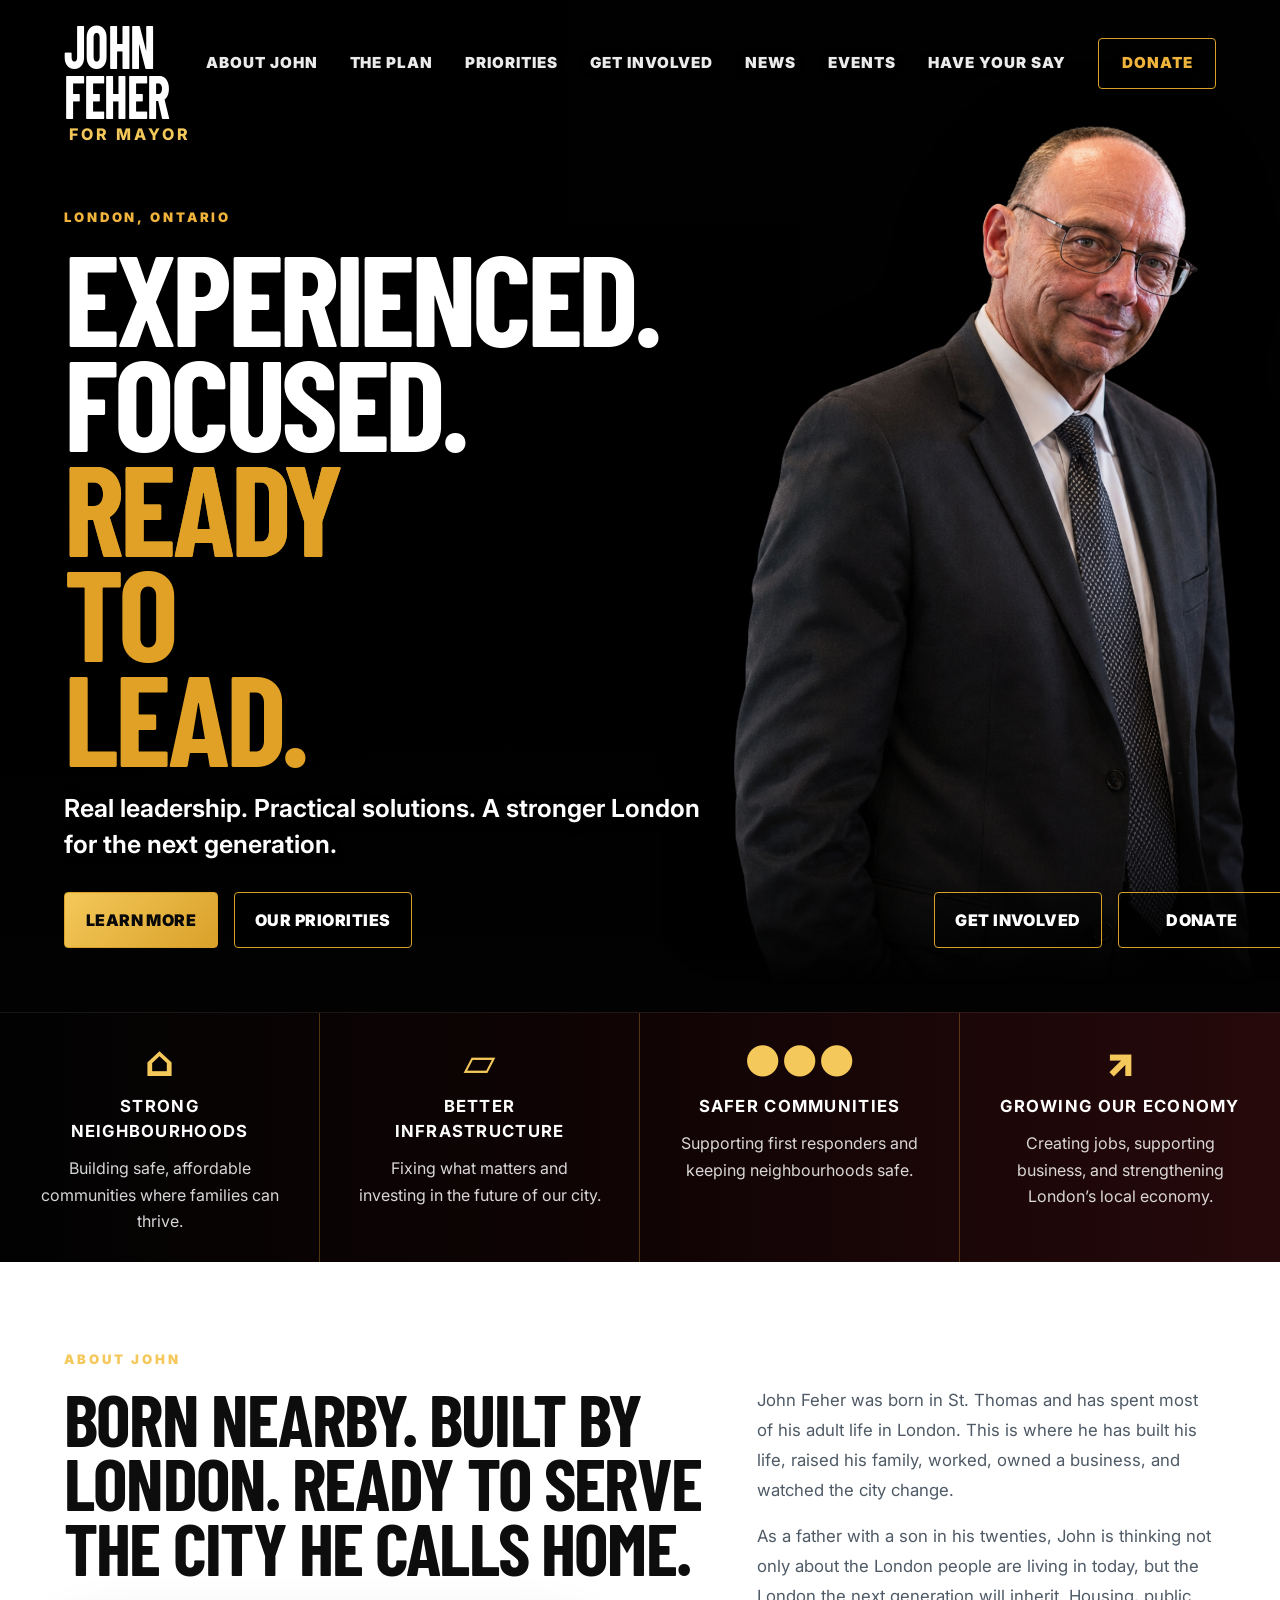
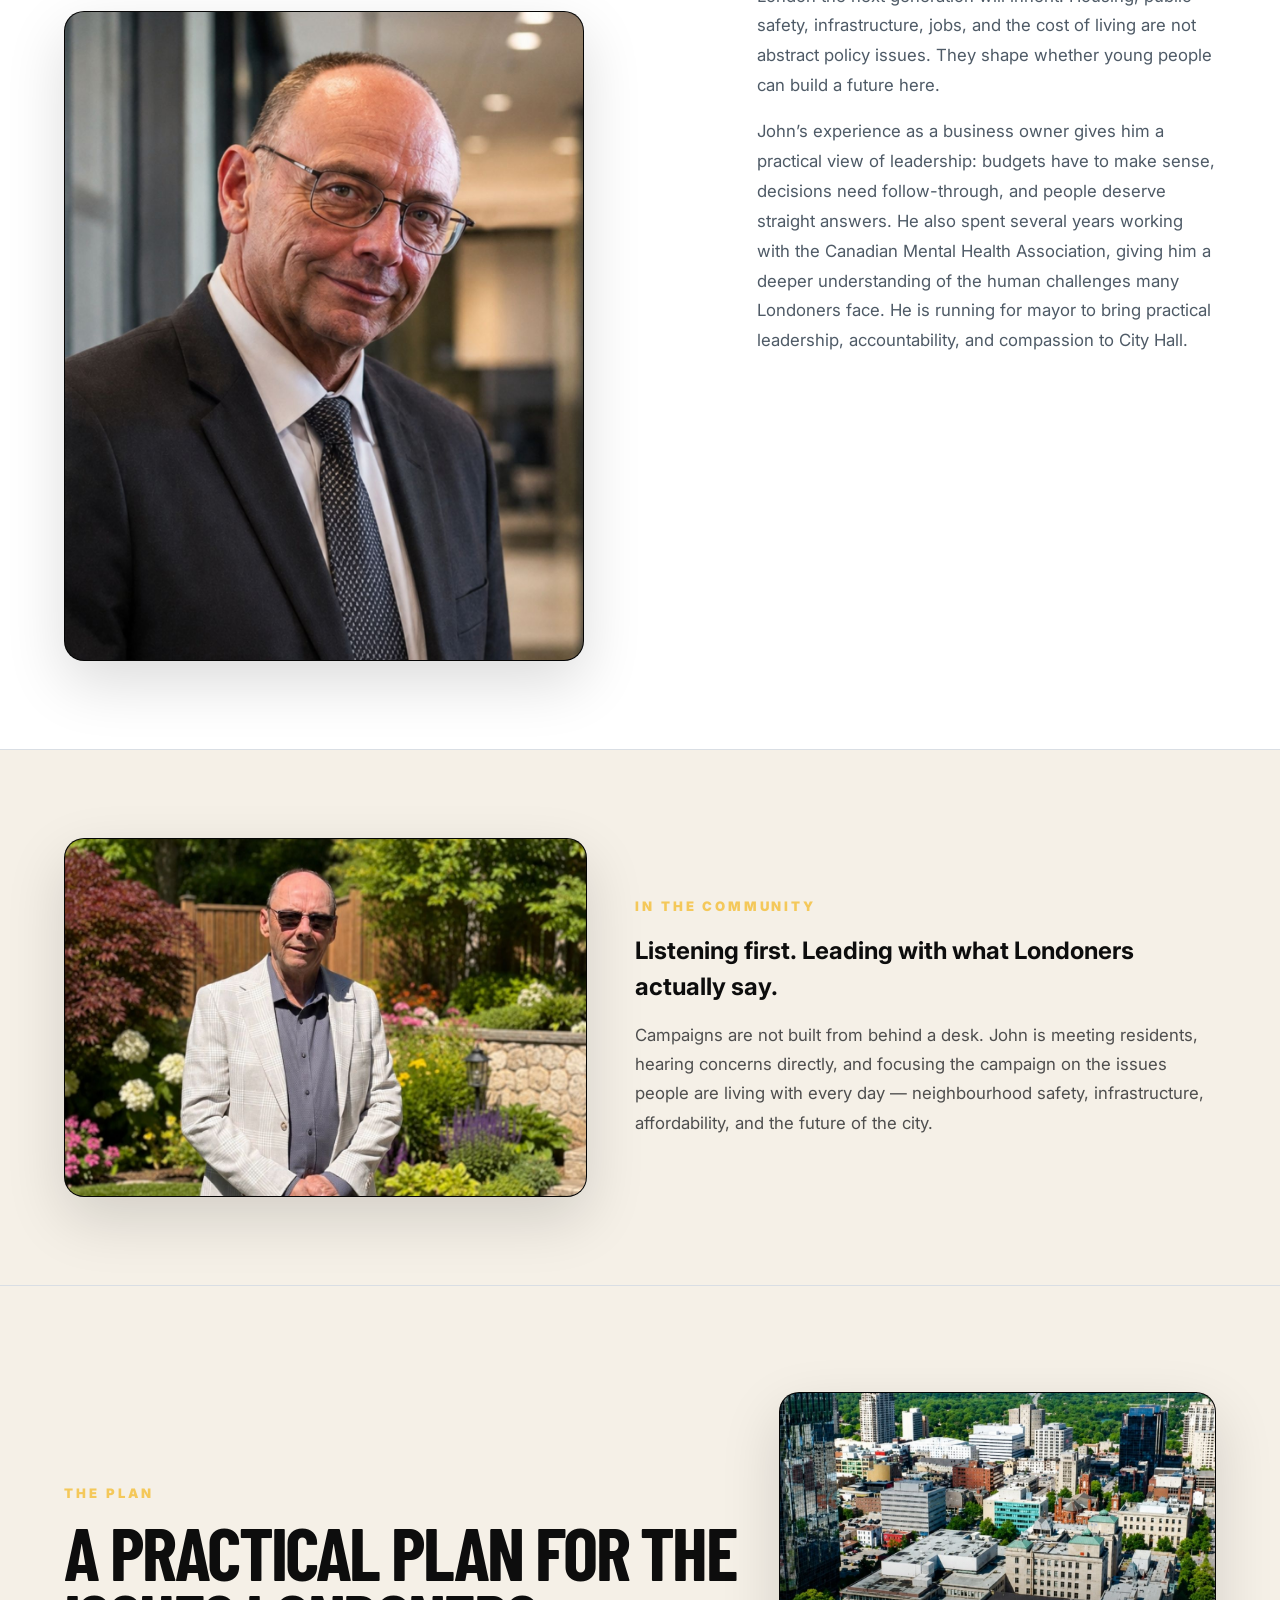
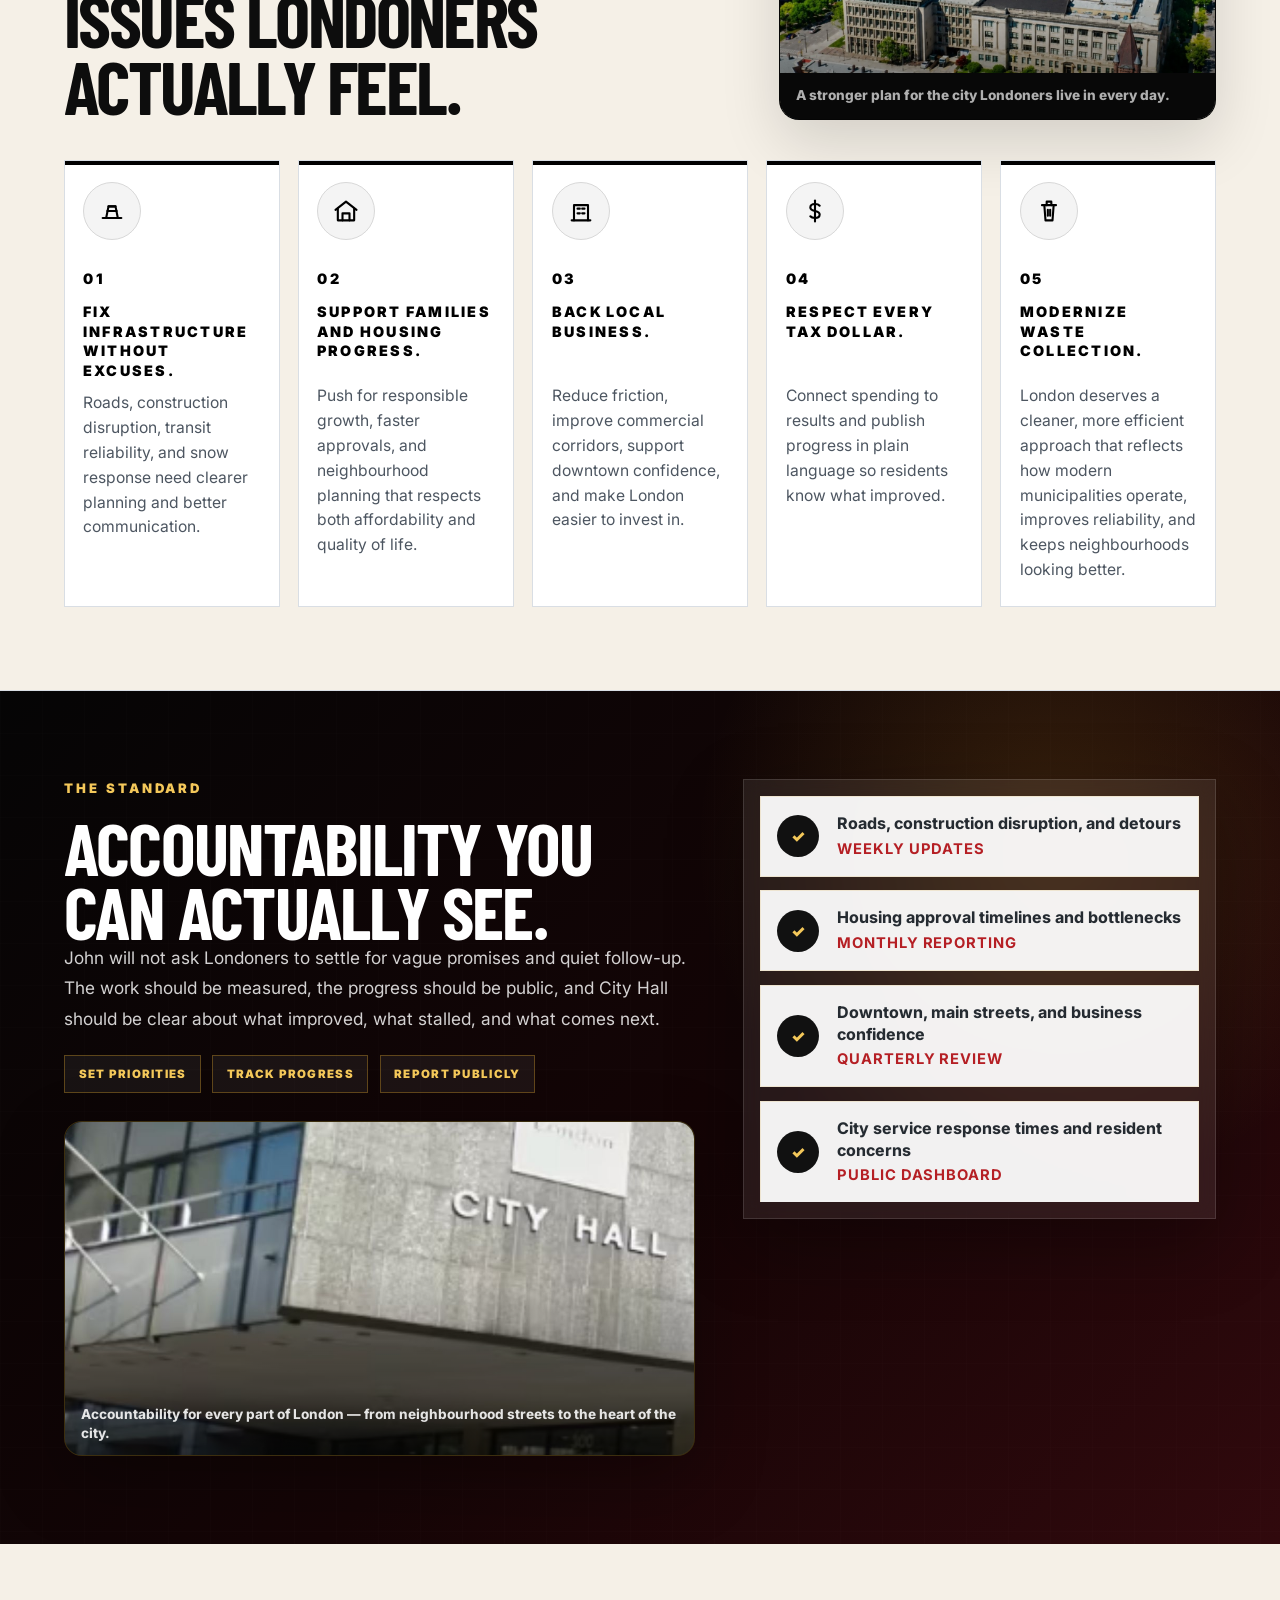
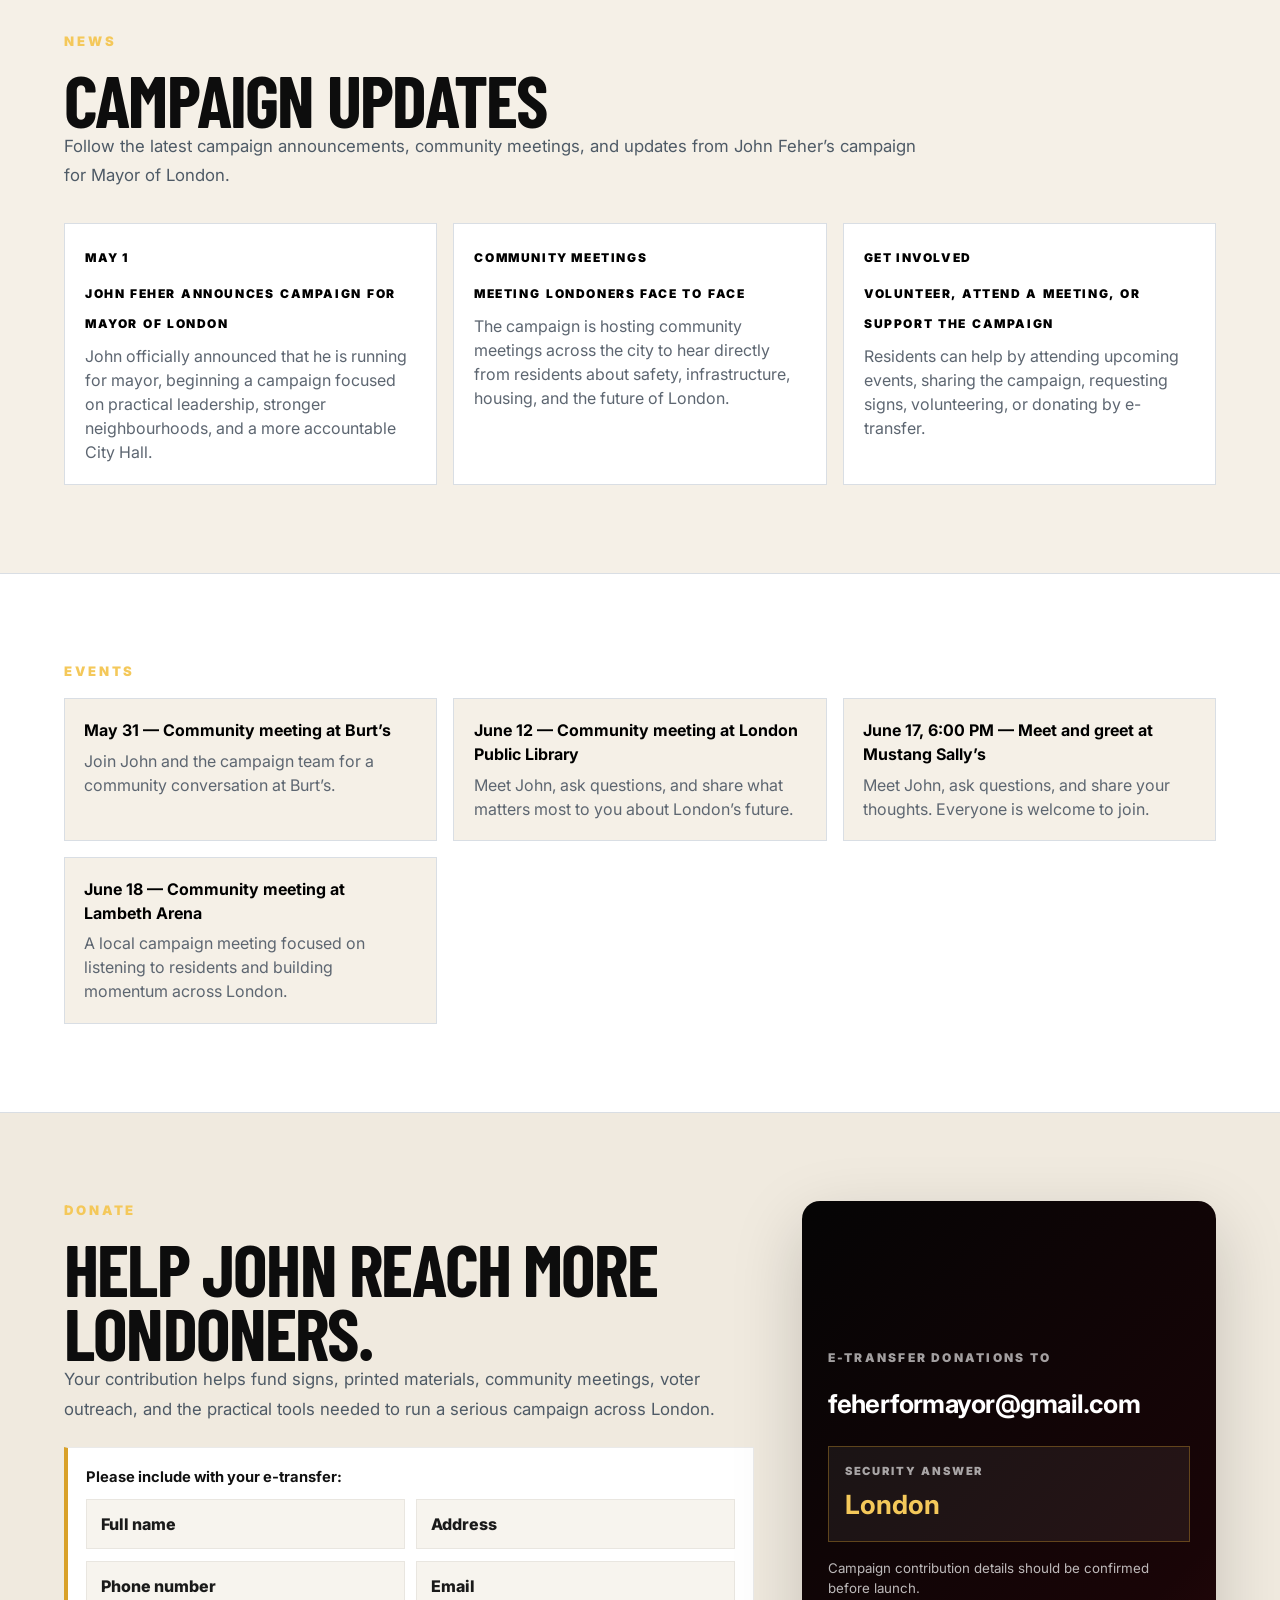
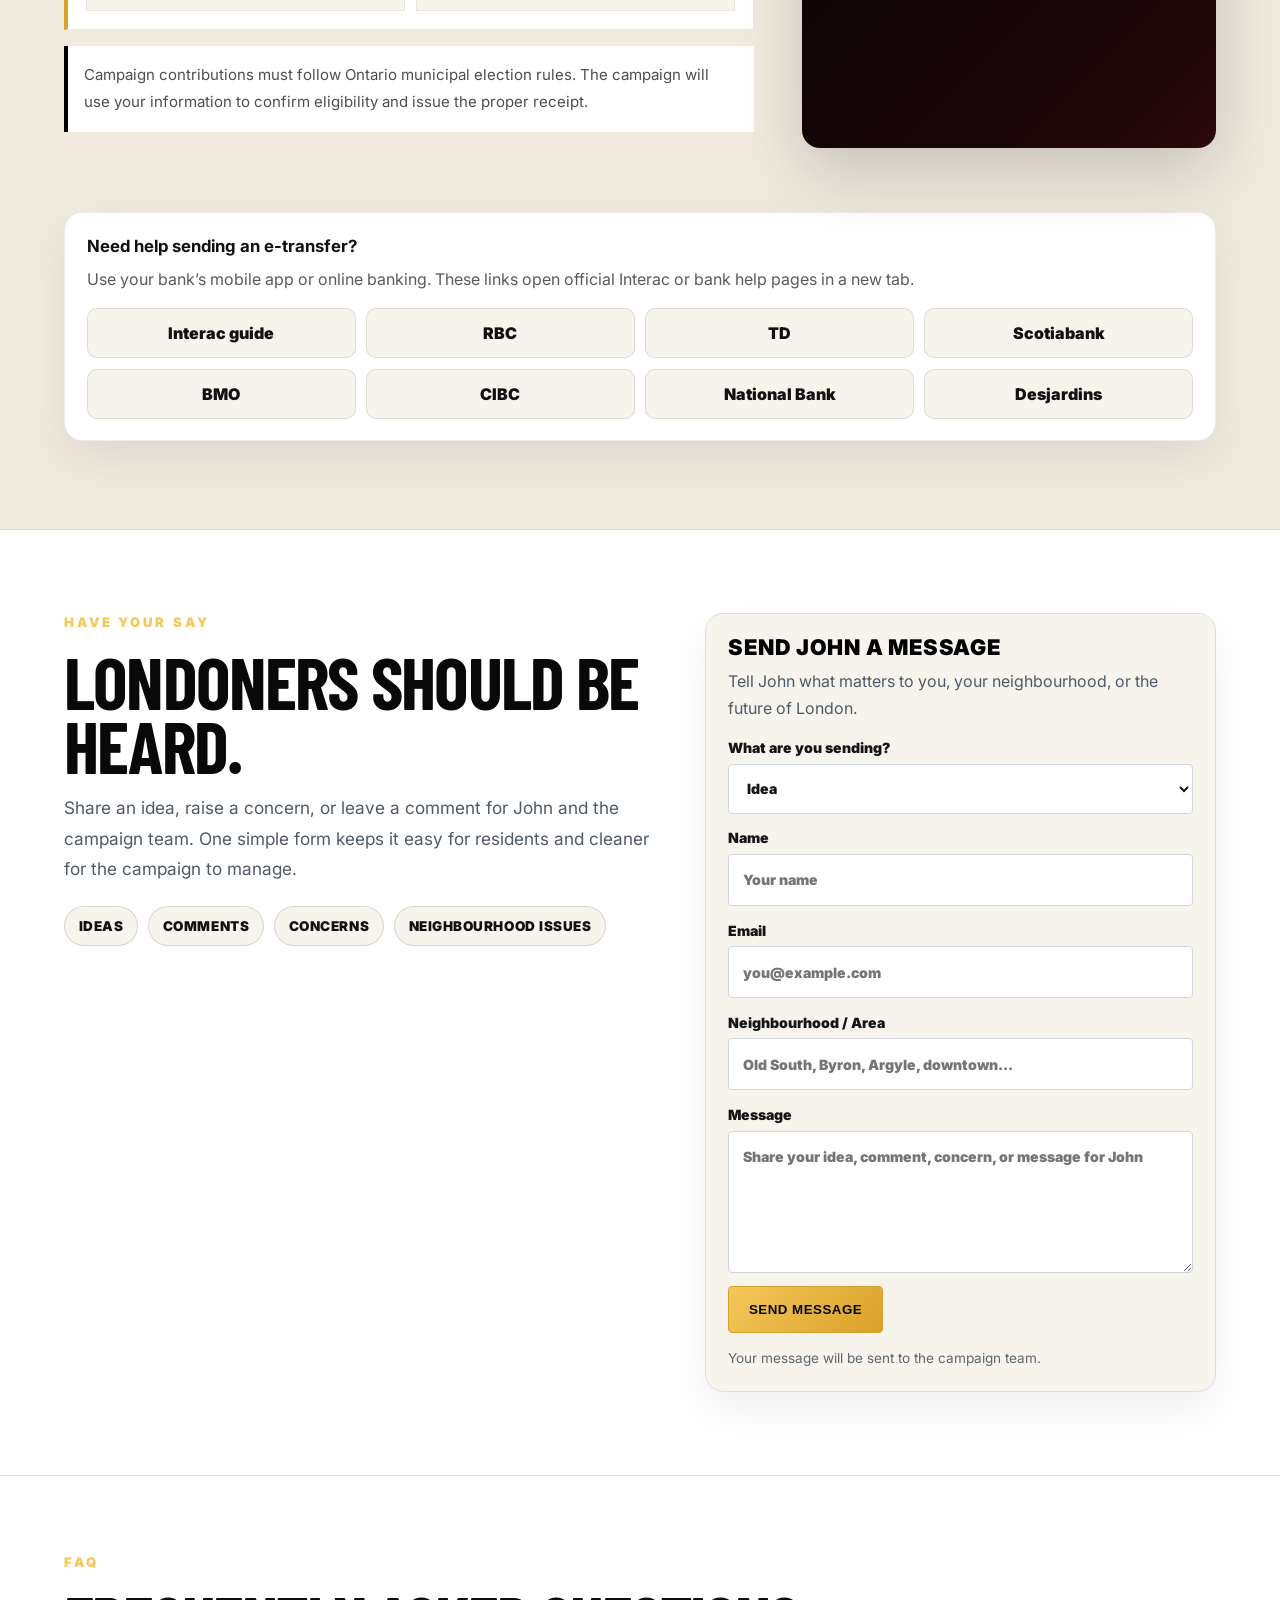
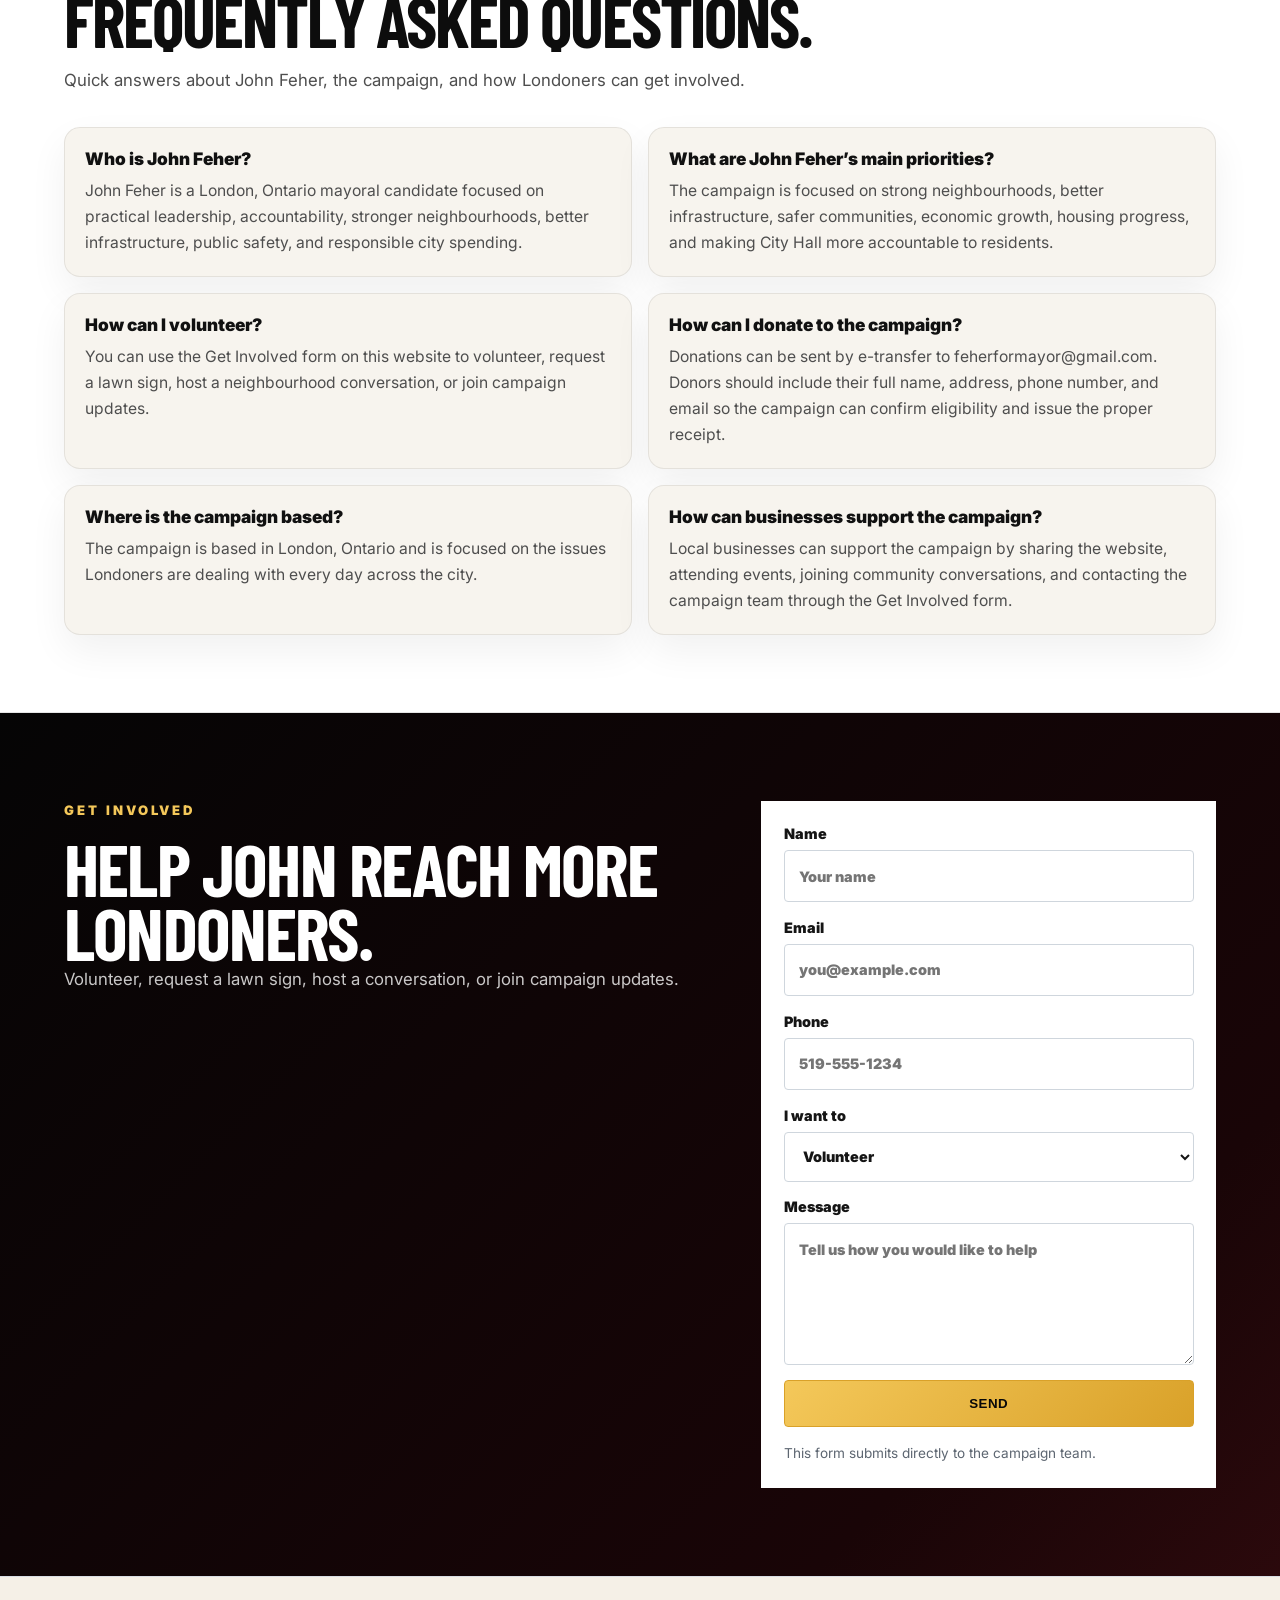
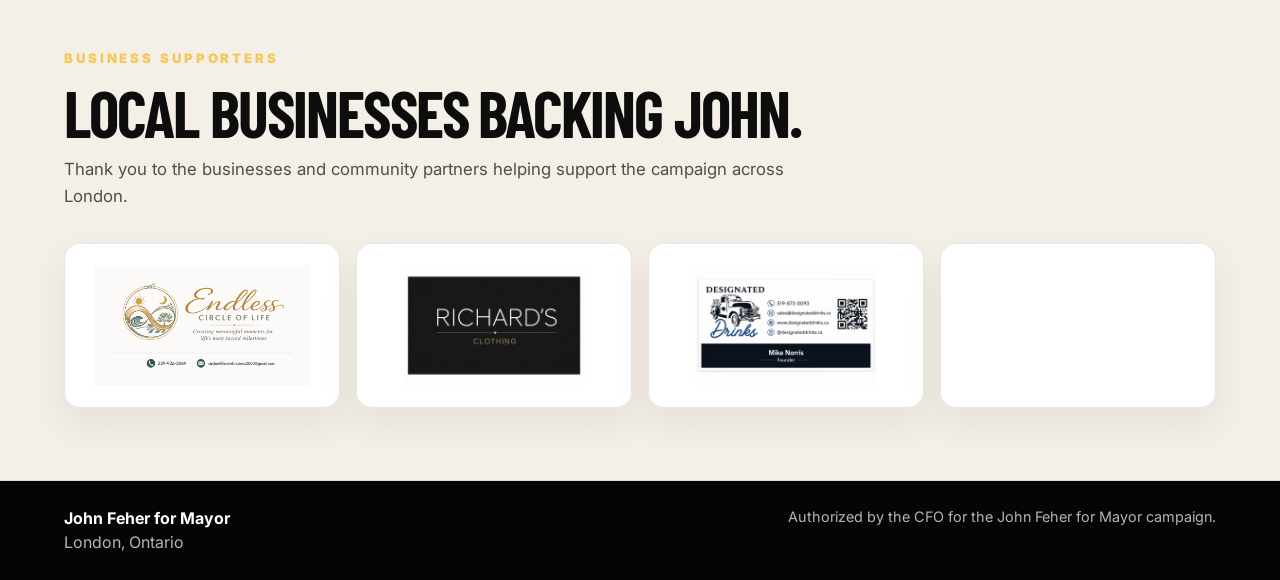
<file: index.html>
<!DOCTYPE html>
<html lang="en">
<head>
  <meta charset="UTF-8" />
  <meta name="viewport" content="width=device-width, initial-scale=1.0" />
  <title>Feher for Mayor</title>
  <meta name="description" content="Practical leadership. Real accountability. A stronger future for London, Ontario." />
  <meta name="theme-color" content="#03182b" />

  <meta property="og:title" content="Feher for Mayor" />
  <meta property="og:site_name" content="Feher for Mayor" />
  <meta property="og:description" content="Practical leadership. Real accountability. A stronger future for London, Ontario." />
  <meta property="og:type" content="website" />
  <meta property="og:url" content="https://www.feherformayor.ca" />
  <meta property="og:image" content="https://www.feherformayor.ca/assets/og-images.jpg" />
  <meta property="og:image:secure_url" content="https://www.feherformayor.ca/assets/og-images.jpg" />
  <meta property="og:image:type" content="image/jpeg" />
  <meta property="og:image:width" content="1200" />
  <meta property="og:image:height" content="630" />
  <meta property="og:image:alt" content="John Feher for Mayor campaign preview image" />

  <meta name="twitter:card" content="summary_large_image" />
  <meta name="twitter:title" content="Feher for Mayor" />
  <meta name="twitter:description" content="Practical leadership. Real accountability. A stronger future for London, Ontario." />
  <meta name="twitter:image" content="https://www.feherformayor.ca/assets/og-images.jpg" />

  <link rel="icon" type="image/png" sizes="32x32" href="assets/favicon-32.png" />
  <link rel="apple-touch-icon" sizes="180x180" href="assets/apple-touch-icon.png" />
  <link rel="preload" as="image" href="assets/og-images.jpg" />
  <link rel="preconnect" href="https://fonts.googleapis.com">
  <link rel="preconnect" href="https://fonts.gstatic.com" crossorigin>
  <link href="https://fonts.googleapis.com/css2?family=Barlow+Condensed:wght@700;800;900&family=Inter:wght@400;500;600;700;800;900&display=swap" rel="stylesheet">
  <link rel="stylesheet" href="styles.css" />
  <link rel="stylesheet" href="mobile-fixes.css" />
  <link rel="stylesheet" href="theme-black-gold-red.css" />
</head>
<body>
  <a class="skip-link" href="#main">Skip to content</a>
  <header class="topbar"><a class="brand" href="#top" aria-label="John Feher for Mayor home"><strong>John<br>Feher</strong><span>For Mayor</span></a><button class="menu-toggle" type="button" aria-expanded="false" aria-controls="main-nav">Menu</button><nav id="main-nav" class="nav" aria-label="Main navigation"><a href="#about">About John</a><a href="#plan">The Plan</a><a href="#priorities">Priorities</a><a href="#volunteer">Get Involved</a><a href="#updates">News</a><a href="#events">Events</a><a class="donate-link" href="#donate">Donate</a></nav></header>
  <main id="main">
    <section id="top" class="hero"><div class="hero-shade"></div><div class="hero-content"><p class="kicker">London, Ontario</p><h1><span>Experienced.</span><span>Focused.</span><em>Ready to lead.</em></h1><p class="lead">Real leadership. Practical solutions. A stronger London for the next generation.</p><div class="hero-actions"><a class="button primary" href="#about">Learn more</a><a class="button secondary mobile-hide" href="#priorities">Our priorities</a><a class="button secondary mobile-hide" href="#volunteer">Get involved</a><a class="button secondary" href="#donate">Donate</a></div></div><img class="hero-person" src="assets/john-hero.png" alt="John Feher, candidate for Mayor of London"></section>
    <section class="mobile-hero" aria-label="John Feher for Mayor mobile hero"><div class="mobile-hero-copy"><p class="mobile-kicker">London, Ontario</p><h1><span>Experienced.</span><span>Focused.</span><em>Ready to lead.</em></h1><p>Real leadership. Practical solutions. A stronger London for the next generation.</p></div><img class="mobile-hero-person" src="assets/john-hero.png" alt="John Feher, candidate for Mayor of London"><div class="mobile-hero-actions"><a class="button primary" href="#about">Learn more</a><a class="button secondary" href="#donate">Donate</a></div></section>
    <section id="priorities" class="priority-strip" aria-label="Campaign priorities"><article><div class="icon">⌂</div><h2>Strong neighbourhoods</h2><p>Building safe, affordable communities where families can thrive.</p></article><article><div class="icon">▱</div><h2>Better infrastructure</h2><p>Fixing what matters and investing in the future of our city.</p></article><article><div class="icon">●●●</div><h2>Safer communities</h2><p>Supporting first responders and keeping neighbourhoods safe.</p></article><article><div class="icon">↗</div><h2>Growing our economy</h2><p>Creating jobs, supporting business, and strengthening London’s local economy.</p></article></section>
    <section id="about" class="section about-section"><div class="section-label">About John</div><div class="section-grid about-with-photo"><div><h2>Born nearby. Built by London. Ready to serve the city he calls home.</h2><figure class="campaign-photo about-photo"><img src="assets/john-portrait.jpg" alt="John Feher portrait" loading="lazy"><figcaption>John Feher, candidate for Mayor of London.</figcaption></figure></div><div class="body-copy"><p>John Feher was born in St. Thomas and has spent most of his adult life in London. This is where he has built his life, raised his family, worked, owned a business, and watched the city change.</p><p>As a father with a son in his twenties, John is thinking not only about the London people are living in today, but the London the next generation will inherit. Housing, public safety, infrastructure, jobs, and the cost of living are not abstract policy issues. They shape whether young people can build a future here.</p><p>John’s experience as a business owner gives him a practical view of leadership: budgets have to make sense, decisions need follow-through, and people deserve straight answers. He also spent several years working with the Canadian Mental Health Association, giving him a deeper understanding of the human challenges many Londoners face. He is running for mayor to bring practical leadership, accountability, and compassion to City Hall.</p></div></div></section>
    <section class="section photo-story-section"><div class="photo-story-grid"><figure class="campaign-photo wide-photo"><img src="assets/john-neighbourhood.jpg" alt="John Feher meeting residents in a London neighbourhood" loading="lazy"></figure><div><div class="section-label">In the community</div><h2>Listening first. Leading with what Londoners actually say.</h2><p>Campaigns are not built from behind a desk. John is meeting residents, hearing concerns directly, and focusing the campaign on the issues people are living with every day — neighbourhood safety, infrastructure, affordability, and the future of the city.</p></div></div></section>
    <section id="plan" class="section plan-section"><div class="plan-intro-grid"><div class="section-heading"><div class="section-label">The Plan</div><h2>A practical plan for the issues Londoners actually feel.</h2></div><figure class="campaign-photo plan-photo"><img src="assets/john-downtown.jpg" alt="Downtown London, Ontario" loading="lazy"><figcaption>A stronger plan for the city Londoners live in every day.</figcaption></figure></div><div class="plan-grid"><article><div class="plan-icon" aria-hidden="true"><svg viewBox="0 0 24 24"><path d="M4 18h16"/><path d="M7 18l2-10h6l2 10"/><path d="M8 12h8"/><path d="M9 8h6"/></svg></div><span>01</span><h3>Fix infrastructure without excuses.</h3><p>Roads, construction disruption, transit reliability, and snow response need clearer planning and better communication.</p></article><article><div class="plan-icon" aria-hidden="true"><svg viewBox="0 0 24 24"><path d="M3 11l9-7 9 7"/><path d="M5 10v10h14V10"/><path d="M9 20v-6h6v6"/></svg></div><span>02</span><h3>Support families and housing progress.</h3><p>Push for responsible growth, faster approvals, and neighbourhood planning that respects both affordability and quality of life.</p></article><article><div class="plan-icon" aria-hidden="true"><svg viewBox="0 0 24 24"><path d="M4 20h16"/><path d="M6 20V7h12v13"/><path d="M9 10h2"/><path d="M13 10h2"/><path d="M9 14h2"/><path d="M13 14h2"/></svg></div><span>03</span><h3>Back local business.</h3><p>Reduce friction, improve commercial corridors, support downtown confidence, and make London easier to invest in.</p></article><article><div class="plan-icon" aria-hidden="true"><svg viewBox="0 0 24 24"><path d="M12 3v18"/><path d="M16 7.5c-.8-1-2.1-1.5-4-1.5-2.3 0-4 1.1-4 3 0 4 8 2 8 6 0 1.9-1.7 3-4 3-1.9 0-3.2-.5-4-1.5"/></svg></div><span>04</span><h3>Respect every tax dollar.</h3><p>Connect spending to results and publish progress in plain language so residents know what improved.</p></article><article><div class="plan-icon" aria-hidden="true"><svg viewBox="0 0 24 24"><path d="M6 7h12"/><path d="M8 7l1 13h6l1-13"/><path d="M10 7V4h4v3"/><path d="M11 11v5"/><path d="M13 11v5"/></svg></div><span>05</span><h3>Modernize waste collection.</h3><p>London deserves a cleaner, more efficient approach that reflects how modern municipalities operate, improves reliability, and keeps neighbourhoods looking better.</p></article></div></section>
    <section class="section proof-section accountability-section"><div class="accountability-copy"><div class="section-label">The standard</div><h2>Accountability you can actually see.</h2><p>John will not ask Londoners to settle for vague promises and quiet follow-up. The work should be measured, the progress should be public, and City Hall should be clear about what improved, what stalled, and what comes next.</p><div class="accountability-tags"><span>Set priorities</span><span>Track progress</span><span>Report publicly</span></div><figure class="campaign-photo accountability-photo"><img src="assets/london-thames.jpg" alt="The Thames River in London, Ontario" loading="lazy"><figcaption>Accountability for every part of London — from neighbourhood streets to the heart of the city.</figcaption></figure></div><div class="scorecard accountability-card"><div><span>Roads, construction disruption, and detours</span><strong>Weekly updates</strong></div><div><span>Housing approval timelines and bottlenecks</span><strong>Monthly reporting</strong></div><div><span>Downtown, main streets, and business confidence</span><strong>Quarterly review</strong></div><div><span>City service response times and resident concerns</span><strong>Public dashboard</strong></div></div></section>
    <section id="updates" class="section updates-section"><div class="section-heading"><div class="section-label">News</div><h2>Campaign updates</h2><p>Follow the latest campaign announcements, community meetings, and updates from John Feher’s campaign for Mayor of London.</p></div><div class="updates-grid"><article><span>May 1</span><h3>John Feher announces campaign for Mayor of London</h3><p>John officially announced that he is running for mayor, beginning a campaign focused on practical leadership, stronger neighbourhoods, and a more accountable City Hall.</p></article><article><span>Community meetings</span><h3>Meeting Londoners face to face</h3><p>The campaign is hosting community meetings across the city to hear directly from residents about safety, infrastructure, housing, and the future of London.</p></article><article><span>Get involved</span><h3>Volunteer, attend a meeting, or support the campaign</h3><p>Residents can help by attending upcoming events, sharing the campaign, requesting signs, volunteering, or donating by e-transfer.</p></article></div></section>
    <section id="events" class="section events-section"><div class="section-label">Events</div><div class="event-row"><div><strong>May 31 — Community meeting at Burt’s</strong><span>Join John and the campaign team for a community conversation at Burt’s.</span></div><div><strong>June 12 — Community meeting at London Public Library</strong><span>Meet John, ask questions, and share what matters most to you about London’s future.</span></div><div><strong>June 17, 6:00 PM — Meet and greet at Mustang Sally’s</strong><span>Meet John, ask questions, and share your thoughts. Everyone is welcome to join.</span></div><div><strong>June 18 — Community meeting at Lambeth Arena</strong><span>A local campaign meeting focused on listening to residents and building momentum across London.</span></div></div></section>
    <section id="donate" class="section donate-section donate-clean"><div class="donate-copy"><div class="section-label">Donate</div><h2>Help John reach more Londoners.</h2><p>Your contribution helps fund signs, printed materials, community meetings, voter outreach, and the practical tools needed to run a serious campaign across London.</p><div class="donation-requirements"><strong>Please include with your e-transfer:</strong><span>Full name</span><span>Address</span><span>Phone number</span><span>Email</span></div><p class="legal-note">Campaign contributions must follow Ontario municipal election rules. The campaign will use your information to confirm eligibility and issue the proper receipt.</p></div><div class="donate-box"><span>E-transfer donations to</span><strong>feherformayor@gmail.com</strong><div class="security-answer"><span>Security answer</span><b>London</b></div><small>Campaign contribution details should be confirmed before launch.</small></div><div class="bank-link-panel"><strong>Need help sending an e-transfer?</strong><p>Use your bank’s mobile app or online banking. These links open official Interac or bank help pages in a new tab.</p><div class="bank-link-grid"><a href="https://www.interac.ca/en/how-to-use/interac-e-transfer/how-to-send-money-with-interac-e-transfer/" target="_blank" rel="noopener">Interac guide</a><a href="https://www.rbcroyalbank.com/banking-services/interac-e-transfer.html" target="_blank" rel="noopener">RBC</a><a href="https://www.td.com/ca/en/personal-banking/ways-to-bank/ways-to-send/etransfer" target="_blank" rel="noopener">TD</a><a href="https://www.scotiabank.com/ca/en/personal/ways-to-bank/money-transfers/interac-e-transfer.html" target="_blank" rel="noopener">Scotiabank</a><a href="https://www.bmo.com/main/personal/bank-accounts/banking-services#transfer-money" target="_blank" rel="noopener">BMO</a><a href="https://www.cibc.com/en/personal-banking/ways-to-bank/how-to/send-interac-e-transfer.html" target="_blank" rel="noopener">CIBC</a><a href="https://www.nbc.ca/personal/help-centre/bank-account/deposit-transfer/make-interac-e-transfer.html" target="_blank" rel="noopener">National Bank</a><a href="https://www.desjardins.com/en/help/transactions/how-send-interac-e-transfer.html" target="_blank" rel="noopener">Desjardins</a></div></div></section>
    <section id="volunteer" class="section volunteer-section"><div><div class="section-label">Get involved</div><h2>Help John reach more Londoners.</h2><p>Volunteer, request a lawn sign, host a conversation, or join campaign updates.</p></div><form class="volunteer-form" action="https://script.google.com/macros/s/AKfycbwPadHpWHvkjTKsXihp4gpeBoK2Ltncp8nmNVtRfUd6e7gv8DZmSYQpyVny1vKVJejkuw/exec" method="POST"><label><span>Name</span><input type="text" name="name" placeholder="Your name" required></label><label><span>Email</span><input type="email" name="email" placeholder="you@example.com" required></label><label><span>Phone</span><input type="tel" name="phone" placeholder="519-555-1234"></label><label><span>I want to</span><select name="interest"><option>Volunteer</option><option>Request a lawn sign</option><option>Host a neighbourhood conversation</option><option>Join campaign updates</option></select></label><label><span>Message</span><textarea name="message" placeholder="Tell us how you would like to help"></textarea></label><button class="button primary" type="submit">Send</button><p class="form-note">This form submits directly to the campaign team.</p></form></section>
  </main>
  <footer class="footer"><div><strong>John Feher for Mayor</strong><span>London, Ontario</span></div><p>Authorized by the CFO for the John Feher for Mayor campaign.</p></footer>
  <script src="script.js"></script>
</body>
</html>
</file>
<file: styles.css>
*{box-sizing:border-box;margin:0;padding:0}html{scroll-behavior:smooth}:root{--navy:#05243d;--navy2:#03182b;--gold:#b87512;--gold2:#d99a22;--gold-readable:#8f5600;--white:#fff;--off:#f7f4ee;--ink:#17212b;--muted:#5f6b76;--line:rgba(255,255,255,.22);--darkline:#d9dee4;--cond:'Barlow Condensed',Impact,sans-serif;--sans:Inter,system-ui,-apple-system,BlinkMacSystemFont,'Segoe UI',sans-serif}body{font-family:var(--sans);background:var(--off);color:var(--ink);line-height:1.5;-webkit-font-smoothing:antialiased}a{color:inherit}.skip-link{position:absolute;left:-999px}.skip-link:focus{left:1rem;top:1rem;background:white;padding:.75rem 1rem;z-index:99}.topbar{position:absolute;top:0;left:0;right:0;z-index:20;display:flex;align-items:flex-start;justify-content:space-between;padding:1.25rem 5vw;color:white}.brand{text-decoration:none;text-transform:uppercase;line-height:.82}.brand strong{display:block;font-family:var(--cond);font-size:clamp(2.5rem,4.8vw,5.2rem);font-weight:700;letter-spacing:-.02em;text-shadow:0 3px 14px rgba(0,0,0,.35);transform:scaleX(.8);transform-origin:left center}.brand span{display:block;margin-top:.45rem;font-weight:800;letter-spacing:.18rem;color:#f0b33b;font-size:1rem;text-align:center}.nav{display:flex;align-items:center;gap:2rem;padding-top:1.1rem}.nav a{text-decoration:none;text-transform:uppercase;font-weight:900;letter-spacing:.06rem;font-size:.95rem;color:rgba(255,255,255,.92);text-shadow:0 2px 10px rgba(0,0,0,.35)}.nav a:hover{color:#f0b33b}.donate-link{border:1.5px solid #d99a22;border-radius:4px;padding:.82rem 1.4rem;color:#f0b33b!important}.menu-toggle{display:none}.hero{position:relative;min-height:92vh;padding:13rem 5vw 4rem;display:flex;align-items:center;overflow:hidden;background:var(--navy2)}.hero:before{content:"";position:absolute;inset:0;background:linear-gradient(90deg,rgba(3,19,35,.98) 0%,rgba(3,19,35,.72) 39%,rgba(3,19,35,.25) 72%),linear-gradient(180deg,rgba(3,19,35,.12),rgba(3,19,35,.88)),url('https://raw.githubusercontent.com/arcendrix/feher-for-mayor/main/assets/london-hero.jpg') center/cover no-repeat}.hero:after{content:"";position:absolute;inset:auto 0 0;height:34%;background:linear-gradient(180deg,transparent,var(--navy2))}.hero-content{position:relative;z-index:2;max-width:760px}.kicker,.section-label{font-size:.82rem;font-weight:900;text-transform:uppercase;letter-spacing:.18rem;color:var(--gold-readable);margin-bottom:1rem}.hero .kicker,.hero .section-label,.mobile-kicker{color:#f0b33b}.hero h1{font-family:var(--cond);font-size:clamp(4.4rem,10vw,9.8rem);line-height:.82;text-transform:uppercase;letter-spacing:-.035em;color:white;text-shadow:0 5px 18px rgba(0,0,0,.42)}.hero h1 span,.hero h1 em{display:block;font-style:normal}.hero h1 em{color:#e0a126;background:none;-webkit-background-clip:initial;background-clip:initial;text-shadow:0 3px 14px rgba(0,0,0,.42)}.lead{max-width:650px;margin-top:1.4rem;color:white;font-size:clamp(1.15rem,2vw,1.55rem);line-height:1.45;font-weight:650;text-shadow:0 3px 12px rgba(0,0,0,.45)}.hero-actions{display:flex;gap:1rem;flex-wrap:wrap;margin-top:1.8rem}.button{display:inline-flex;align-items:center;justify-content:center;text-decoration:none;border-radius:4px;padding:.94rem 1.25rem;font-weight:900;text-transform:uppercase;letter-spacing:.03rem;border:1.5px solid transparent;transition:.2s ease}.button:hover{transform:translateY(-1px)}.button.primary{background:#d99a22;color:#081624;border-color:#d99a22}.button.secondary{background:rgba(4,24,42,.35);color:white;border-color:#d99a22}img.hero-person{position:absolute;z-index:1;right:-7vw;bottom:3vh;width:min(55.35vw,810px);height:auto;max-width:none;max-height:none;object-fit:contain;object-position:center bottom;filter:drop-shadow(0 28px 45px rgba(0,0,0,.45));pointer-events:none}.priority-strip{position:relative;z-index:3;display:grid;grid-template-columns:repeat(4,1fr);background:linear-gradient(90deg,#03182b,#062b49);color:white;border-top:1px solid rgba(255,255,255,.08)}.priority-strip article{padding:1.75rem 3vw;text-align:center;border-right:1px solid rgba(255,255,255,.24)}.priority-strip article:last-child{border-right:0}.icon{font-size:2.6rem;line-height:1;color:#d99a22;font-weight:900;margin-bottom:.75rem}.priority-strip h2{font-size:1.04rem;text-transform:uppercase;letter-spacing:.08rem}.priority-strip p{margin: .7rem auto 0;max-width:260px;color:rgba(255,255,255,.84);line-height:1.65}.section{padding:5.5rem 5vw;border-bottom:1px solid var(--darkline)}.about-section{background:white}.section-grid{display:grid;grid-template-columns:minmax(0,1fr) minmax(320px,.72fr);gap:3.5rem}.section-grid h2,.section-heading h2,.proof-section h2,.donate-copy h2,.volunteer-section h2{font-family:var(--cond);font-size:clamp(3rem,5.7vw,6rem);line-height:.88;text-transform:uppercase;letter-spacing:-.025em;color:var(--navy)}.body-copy p,.section-heading p,.proof-section p,.donate-copy p,.volunteer-section p{font-size:1.05rem;color:#4e5a66;line-height:1.78;margin-bottom:1rem}.edit-note{border-left:4px solid #d99a22;background:var(--off);padding:1rem;color:#333!important}.plan-section,.updates-section{background:var(--off)}.section-heading{max-width:860px}.plan-grid{display:grid;grid-template-columns:repeat(5,1fr);gap:1rem;margin-top:2.5rem}.plan-grid article{background:white;border:1px solid var(--darkline);padding:1.35rem;min-height:315px;display:flex;flex-direction:column;position:relative;overflow:hidden}.plan-grid article:before{content:"";position:absolute;top:0;left:0;right:0;height:4px;background:linear-gradient(90deg,#b87512,#9e1b1b)}.plan-icon{width:58px;height:58px;display:flex;align-items:center;justify-content:center;border-radius:50%;background:rgba(184,117,18,.1);border:1px solid rgba(184,117,18,.38);color:var(--gold-readable);font-size:1.75rem;font-weight:950;margin-bottom:1rem;line-height:1}.plan-grid span{font-weight:950;color:var(--gold-readable);letter-spacing:.12rem}.plan-grid h3{margin-top:auto;font-size:1.35rem;line-height:1.08;color:#000000;text-transform:uppercase;letter-spacing:.04em;font-weight:950}.plan-grid p{margin-top:.8rem;color:#5d6671;line-height:1.62}.proof-section{display:grid;grid-template-columns:1fr minmax(340px,.75fr);gap:3rem;background:var(--navy);color:white}.proof-section h2{color:white}.proof-section p{color:rgba(255,255,255,.78)}.scorecard{background:white;color:var(--ink);align-self:start}.scorecard div{display:flex;justify-content:space-between;gap:1rem;padding:1rem 1.2rem;border-bottom:1px solid var(--darkline)}.scorecard div:last-child{border-bottom:0}.scorecard span{color:#4e5a66}.scorecard strong{color:var(--navy);white-space:nowrap}.updates-grid{display:grid;grid-template-columns:repeat(3,1fr);gap:1rem;margin-top:2rem}.updates-grid article{background:white;border:1px solid var(--darkline);padding:1.25rem}.updates-grid span{font-size:.75rem;text-transform:uppercase;color:var(--gold-readable);font-weight:900;letter-spacing:.1rem}.updates-grid h3{margin-top:.5rem;color:var(--navy);font-size:1.25rem}.updates-grid p{margin-top:.5rem;color:#5d6671}.events-section{background:white}.event-row{display:grid;grid-template-columns:repeat(3,1fr);gap:1rem}.event-row div{border:1px solid var(--darkline);padding:1.2rem;background:var(--off)}.event-row strong,.event-row span{display:block}.event-row strong{color:var(--navy)}.event-row span{margin-top:.4rem;color:#5d6671}.donate-section{display:grid;grid-template-columns:1fr minmax(320px,.6fr);gap:3rem;background:#f1eee6}.legal-note{padding:1rem;border-left:4px solid #d99a22;background:white}.donate-box{background:var(--navy);color:white;padding:1.6rem;align-self:start}.donate-box span{font-size:.75rem;text-transform:uppercase;letter-spacing:.14rem;color:rgba(255,255,255,.74);font-weight:900}.donate-box strong{display:block;margin:.5rem 0 .75rem;font-size:clamp(.78rem,1.1vw,1.04rem);line-height:1.08;word-break:normal;overflow-wrap:normal;white-space:nowrap;letter-spacing:-.035em}.donate-box p{margin-bottom:.9rem}.donate-box small{display:block;color:rgba(255,255,255,.72);line-height:1.55}.volunteer-section{display:grid;grid-template-columns:1fr minmax(320px,.7fr);gap:3rem;background:var(--navy2);color:white}.volunteer-section h2{color:white}.volunteer-section p{color:rgba(255,255,255,.78)}.volunteer-form{display:grid;gap:.9rem;background:white;padding:1.4rem}.volunteer-form label{display:grid;gap:.35rem;font-size:.9rem;font-weight:900;color:var(--ink)}.volunteer-form input,.volunteer-form select{font:inherit;padding:.9rem;border:1px solid #cfd6dd;border-radius:4px;background:white;color:var(--ink)}.form-note{font-size:.85rem!important;margin:0!important;color:#5d6671!important}.footer{display:flex;justify-content:space-between;gap:2rem;padding:1.6rem 5vw;background:#050f1b;color:rgba(255,255,255,.7)}.footer strong,.footer span{display:block}.footer strong{color:white}.footer p{max-width:700px;text-align:right;font-size:.9rem}

.motion-word{display:inline-block;opacity:0;transform:translateY(.22em);filter:blur(2px);transition:opacity .48s ease,transform .48s cubic-bezier(.2,.72,.2,1),filter .48s ease;transition-delay:calc(var(--word-index,0) * 14ms);will-change:transform,opacity,filter}.motion-line{display:block;overflow:hidden}.motion-ready .motion-word{opacity:1;transform:translateY(0);filter:blur(0)}.motion-soft{opacity:0;transform:translateY(6px);filter:blur(1.5px);transition:opacity .55s ease,transform .55s cubic-bezier(.2,.72,.2,1),filter .55s ease}.motion-soft.motion-ready{opacity:1;transform:translateY(0);filter:blur(0)}.brand,.menu-toggle,.nav a,.button{transition:transform .28s ease,opacity .28s ease,color .28s ease,border-color .28s ease,background .28s ease}.brand:hover,.nav a:hover{transform:translateY(-1px)}.button:hover{transform:translateY(-2px)}

/* Force all light-card accent text to black for readability */
.plan-grid span,.plan-grid h3,.plan-icon,.updates-grid span,.updates-grid h3,.event-row strong{color:#000!important}.plan-icon{background:#f4f4f4!important;border-color:#d8d8d8!important}.plan-icon svg{stroke:#000!important}.plan-grid article:before{background:#000!important}.legal-note{border-left-color:#000!important}

@media (prefers-reduced-motion: reduce){html{scroll-behavior:auto}.motion-word,.motion-soft,.motion-soft.motion-ready{opacity:1!important;transform:none!important;filter:none!important;transition:none!important}.button:hover,.brand:hover,.nav a:hover{transform:none!important}}

@media(max-width:1200px){.nav{gap:1rem}.nav a{font-size:.82rem}.plan-grid{grid-template-columns:repeat(2,1fr)}img.hero-person{opacity:.55;right:-9vw;bottom:5vh;width:min(51.3vw,830px)}}@media(max-width:900px){.topbar{position:absolute;padding:1rem 4vw;align-items:center}.brand strong{font-size:2.5rem}.brand span{text-align:left;font-size:.78rem}.menu-toggle{display:block;border:1px solid #d99a22;background:rgba(3,24,43,.55);color:white;border-radius:4px;padding:.68rem .9rem;font-weight:900}.nav{display:none}.nav.is-open{position:absolute;display:grid;top:78px;left:4vw;right:4vw;background:#03182b;border:1px solid rgba(255,255,255,.18);padding:.75rem}.nav.is-open a{padding:.8rem;border-bottom:1px solid rgba(255,255,255,.12)}.nav.is-open a:last-child{border-bottom:0}.hero{min-height:100svh;padding:9rem 4vw 7.5rem;align-items:flex-start}.hero:before{background:linear-gradient(90deg,rgba(3,19,35,.94),rgba(3,19,35,.72)),linear-gradient(180deg,rgba(3,19,35,.14),rgba(3,19,35,.9)),url('https://raw.githubusercontent.com/arcendrix/feher-for-mayor/main/assets/london-hero.jpg') center/cover no-repeat}img.hero-person{display:block;right:-18vw;bottom:12.5rem;width:70vw;height:auto;opacity:.75;object-fit:contain;object-position:center bottom;z-index:1;pointer-events:none}.hero-content{z-index:2}.hero h1{font-size:clamp(4rem,18vw,6.4rem)}.hero-actions{display:grid;position:relative;z-index:3}.priority-strip,.section-grid,.proof-section,.donate-section,.volunteer-section{grid-template-columns:1fr}.priority-strip article{border-right:0;border-bottom:1px solid rgba(255,255,255,.18)}.section{padding:4rem 4vw}.updates-grid,.event-row{grid-template-columns:1fr}.footer{display:grid}.footer p{text-align:left}}@media(max-width:520px){.hero{padding-bottom:8.5rem}.hero h1{font-size:3.65rem}.lead{font-size:1.05rem}img.hero-person{right:-18vw;bottom:10.9rem;width:72vw;opacity:.72}.donate-box strong{font-size:clamp(.78rem,4vw,.92rem);letter-spacing:-.045em}.plan-grid{grid-template-columns:1fr}.section-grid h2,.section-heading h2,.proof-section h2,.donate-copy h2,.volunteer-section h2{font-size:3rem}.priority-strip article{padding:1.35rem 4vw}.scorecard div{display:grid}.scorecard strong{white-space:normal}.footer{font-size:.88rem}.plan-grid article{min-height:auto}.plan-icon{width:52px;height:52px;font-size:1.55rem}}
</file>
<file: mobile-fixes.css>
.mobile-hero { display: none; }

@media (max-width: 900px) {
  .hero { display: none !important; }
  .mobile-hide { display: none !important; }

  .topbar {
    position: absolute;
    top: 0;
    left: 0;
    right: 0;
    z-index: 30;
    display: flex;
    align-items: flex-start;
    justify-content: space-between;
    padding: 2.05rem 4vw 0;
    background: transparent;
  }

  .brand strong {
    font-size: clamp(2.8rem, 10.8vw, 3.75rem);
    line-height: .8;
    letter-spacing: -.055em;
  }

  .brand span {
    display: block;
    margin-top: .42rem;
    font-size: clamp(.78rem, 3vw, .98rem);
    letter-spacing: .3em;
    text-align: left;
  }

  .menu-toggle {
    display: block;
    min-width: clamp(7.1rem, 28vw, 8.5rem);
    min-height: clamp(3.45rem, 11.6vw, 4.15rem);
    padding: .78rem 1rem;
    border: 2px solid var(--gold2);
    border-radius: .5rem;
    background: rgba(3, 24, 43, .72);
    color: white;
    font-size: clamp(1.05rem, 4vw, 1.35rem);
    font-weight: 900;
    box-shadow: 0 14px 30px rgba(0,0,0,.28);
  }

  .nav { display: none; }

  .nav.is-open {
    position: absolute;
    display: grid;
    top: 78px;
    left: 4vw;
    right: 4vw;
    background: #03182b;
    border: 1px solid rgba(255,255,255,.18);
    padding: .75rem;
  }

  .nav.is-open a {
    padding: .8rem;
    border-bottom: 1px solid rgba(255,255,255,.12);
  }

  .nav.is-open a:last-child { border-bottom: 0; }

  .mobile-hero {
    position: relative;
    display: block;
    min-height: 100svh;
    overflow: hidden;
    padding: 0 4vw;
    background: #020202;
    color: #fff;
    isolation: isolate;
  }

  .mobile-hero:before {
    content: "";
    position: absolute;
    inset: 0;
    z-index: -4;
    background:
      linear-gradient(90deg, rgba(0,0,0,.96) 0%, rgba(0,0,0,.82) 56%, rgba(0,0,0,.58) 100%),
      linear-gradient(180deg, rgba(0,0,0,.1) 0%, rgba(0,0,0,.42) 58%, rgba(0,0,0,.9) 100%),
      url('https://raw.githubusercontent.com/arcendrix/feher-for-mayor/main/assets/london-hero.jpg') center / cover no-repeat;
  }

  .mobile-hero:after {
    content: "";
    position: absolute;
    inset: auto 0 0;
    z-index: 1;
    height: 17rem;
    background: linear-gradient(to bottom, rgba(0,0,0,0), rgba(0,0,0,.82) 58%, #020202 100%);
    pointer-events: none;
  }

  .mobile-hero-copy {
    position: relative;
    z-index: 5;
    width: 100%;
    padding-top: clamp(16.7rem, 32svh, 19.2rem);
  }

  .mobile-kicker {
    margin: 0 0 1.55rem;
    color: var(--gold2);
    font-size: clamp(1rem, 3.9vw, 1.25rem);
    font-weight: 900;
    text-transform: uppercase;
    letter-spacing: .36em;
  }

  .mobile-hero h1 {
    margin: 0;
    max-width: 82%;
    font-family: var(--cond);
    font-size: clamp(3.45rem, 13.9vw, 4.65rem);
    line-height: .94;
    text-transform: uppercase;
    letter-spacing: -.047em;
    color: #fff;
    text-shadow: 0 5px 18px rgba(0,0,0,.45);
  }

  .mobile-hero h1 span,
  .mobile-hero h1 em {
    display: block;
    font-style: normal;
  }

  .mobile-hero h1 em {
    background: linear-gradient(180deg, #ffd76a, #c9881d);
    -webkit-background-clip: text;
    background-clip: text;
    color: transparent;
    text-shadow: none;
  }

  .mobile-hero-copy p:not(.mobile-kicker) {
    margin-top: 1.35rem;
    max-width: 84%;
    color: white;
    font-size: clamp(1.15rem, 4.45vw, 1.42rem);
    line-height: 1.32;
    font-weight: 800;
    text-shadow: 0 3px 12px rgba(0,0,0,.48);
  }

  img.mobile-hero-person {
    display: block;
    position: absolute;
    z-index: 3;
    right: -10vw;
    bottom: calc(9.25rem + env(safe-area-inset-bottom));
    width: clamp(21.45rem, 83vw, 31.2rem);
    height: auto;
    max-height: 61svh;
    object-fit: contain;
    object-position: right bottom;
    pointer-events: none;
    background: none !important;
    filter: drop-shadow(-14px 14px 34px rgba(0,0,0,.72));
    -webkit-mask-image: linear-gradient(to bottom, #000 0%, #000 86%, rgba(0,0,0,.8) 96%, rgba(0,0,0,0) 100%);
    mask-image: linear-gradient(to bottom, #000 0%, #000 86%, rgba(0,0,0,.8) 96%, rgba(0,0,0,0) 100%);
  }

  .mobile-hero-actions {
    position: absolute;
    z-index: 8;
    left: 4vw;
    right: 4vw;
    bottom: calc(2.45rem + env(safe-area-inset-bottom));
    display: grid !important;
    grid-template-columns: 1fr 1fr;
    gap: 1.1rem;
    width: auto;
  }

  .mobile-hero-actions .button {
    min-height: clamp(4.45rem, 11vw, 5rem);
    border-radius: .5rem;
    padding: .85rem .55rem;
    font-size: clamp(1rem, 3.8vw, 1.22rem);
    white-space: nowrap;
  }

  .priority-strip { margin-top: 0; }
}

@media (max-width: 390px) {
  .topbar { padding-top: 1.7rem; }
  .brand strong { font-size: 2.55rem; }
  .brand span { font-size: .7rem; }
  .menu-toggle { min-width: 6.8rem; min-height: 3.25rem; font-size: 1rem; }

  .mobile-hero-copy {
    padding-top: 14.85rem;
  }

  .mobile-kicker {
    margin-bottom: 1.1rem;
    font-size: .86rem;
  }

  .mobile-hero h1 {
    max-width: 82%;
    font-size: 3rem;
  }

  .mobile-hero-copy p:not(.mobile-kicker) {
    max-width: 82%;
    font-size: 1rem;
  }

  img.mobile-hero-person {
    right: -10vw;
    bottom: calc(8.45rem + env(safe-area-inset-bottom));
    width: 88vw;
    max-height: 57svh;
  }

  .mobile-hero-actions {
    bottom: calc(2.05rem + env(safe-area-inset-bottom));
    gap: .8rem;
  }

  .mobile-hero-actions .button {
    min-height: 4rem;
    font-size: .92rem;
  }
}

@media (max-width: 900px) and (max-height: 760px) {
  .topbar { padding-top: 1.45rem; }
  .brand strong { font-size: 2.35rem; }
  .brand span { font-size: .64rem; }
  .menu-toggle { min-width: 6.6rem; min-height: 3.2rem; font-size: .96rem; }

  .mobile-hero-copy {
    padding-top: 12.9rem;
  }

  .mobile-kicker {
    margin-bottom: .85rem;
    font-size: .78rem;
  }

  .mobile-hero h1 {
    max-width: 80%;
    font-size: clamp(2.75rem, 11.5vw, 3.55rem);
    line-height: .92;
  }

  .mobile-hero-copy p:not(.mobile-kicker) {
    margin-top: .8rem;
    max-width: 78%;
    font-size: .9rem;
  }

  img.mobile-hero-person {
    right: -9vw;
    bottom: calc(7.45rem + env(safe-area-inset-bottom));
    width: 75vw;
    max-height: 52svh;
  }

  .mobile-hero-actions {
    bottom: calc(1.5rem + env(safe-area-inset-bottom));
    gap: .75rem;
  }

  .mobile-hero-actions .button {
    min-height: 3.55rem;
    font-size: .85rem;
  }
}

/* Desktop donation e-transfer email sizing fix */
@media (min-width: 901px) {
  .donate-clean .donate-box strong {
    font-size: clamp(1.2rem, 2vw, 1.8rem) !important;
    line-height: 1.05 !important;
    letter-spacing: -0.03em !important;
    white-space: normal !important;
    overflow-wrap: anywhere !important;
    word-break: normal !important;
  }
}
</file>
<file: theme-black-gold-red.css>
:root {
  --navy: #090909;
  --navy2: #020202;
  --gold: #d9a129;
  --gold2: #f4c85a;
  --red: #b51f24;
  --off: #f5f0e7;
  --ink: #151515;
}

body { background: var(--off); }
.topbar { color: #fff; }
.brand span,.kicker,.section-label,.icon,.plan-grid span,.updates-grid span { color: var(--gold2); }
.donate-link,.menu-toggle,.button.secondary { border-color: var(--gold); }
.button.primary { background: linear-gradient(135deg, var(--gold2), var(--gold)); border-color: var(--gold); color: #080808; }
.button.secondary { background: rgba(0, 0, 0, 0.36); color: #fff; }
.hero { background: #020202; }
.hero:before { background: linear-gradient(90deg, rgba(0,0,0,0.96) 0%, rgba(0,0,0,0.78) 42%, rgba(0,0,0,0.32) 76%), linear-gradient(180deg, rgba(0,0,0,0.06), rgba(0,0,0,0.92)), url('https://raw.githubusercontent.com/arcendrix/feher-for-mayor/main/assets/london-hero.jpg') center/cover no-repeat; }
.hero:after { background: linear-gradient(180deg, transparent, #020202); }
.hero h1 em { background: linear-gradient(180deg, #ffd76a, #c9881d); -webkit-background-clip: text; background-clip: text; }
.priority-strip { background: linear-gradient(90deg, #020202, #120405 55%, #26090b); }
.priority-strip article { border-right-color: rgba(217, 161, 41, 0.32); }
.plan-section { padding-top: 4.6rem; padding-bottom: 5.2rem; }
.plan-intro-grid { display: grid; grid-template-columns: minmax(0, 1.05fr) minmax(340px, 0.68fr); gap: 2.5rem; align-items: end; margin-bottom: 2rem; }
.plan-section .section-heading { max-width: 980px; }
.plan-section .section-heading h2 { font-size: clamp(3.4rem, 5.8vw, 6.2rem); line-height: 0.9; letter-spacing: -0.035em; max-width: 920px; }
.plan-photo { margin: 0; aspect-ratio: 4 / 3; border-radius: 18px; position: relative; }
.plan-photo:after { content: ""; position: absolute; inset: 0; background: linear-gradient(180deg, rgba(0,0,0,0) 45%, rgba(0,0,0,0.62)); pointer-events: none; }
.plan-photo figcaption { position: absolute; left: 0; right: 0; bottom: 0; z-index: 1; background: transparent; color: rgba(255,255,255,0.9); font-weight: 800; }
.plan-grid { grid-template-columns: repeat(5, minmax(0, 1fr)); gap: 1.15rem; align-items: stretch; }
.plan-grid article { min-height: 365px; padding: 1.35rem 1.15rem 1.45rem; display: grid; grid-template-rows: auto auto minmax(72px, auto) 1fr; gap: 0.72rem; }
.plan-grid article:before { background: linear-gradient(90deg, var(--gold), var(--red)); }
.plan-grid span { font-size: 0.9rem; letter-spacing: 0.14rem; }
.plan-grid h3 { margin: 0; font-size: clamp(1.2rem, 1.45vw, 1.52rem); line-height: 1.03; letter-spacing: -0.02em; }
.plan-grid p { margin: 0; font-size: 0.98rem; line-height: 1.58; color: #4d5661; }
.plan-icon { width: 58px; height: 58px; background: rgba(217, 161, 41, 0.1); border-color: rgba(217, 161, 41, 0.42); color: var(--gold); box-shadow: inset 0 0 0 1px rgba(255,255,255,0.04); }
.plan-icon svg { width: 28px; height: 28px; display: block; fill: none; stroke: currentColor; stroke-width: 1.8; stroke-linecap: round; stroke-linejoin: round; }
.section-grid h2,.section-heading h2,.proof-section h2,.donate-copy h2,.volunteer-section h2,.plan-grid h3,.event-row strong,.updates-grid h3,.photo-story-section h2 { color: #0d0d0d; }
.campaign-photo { margin: 2rem 0 0; overflow: hidden; border-radius: 20px; border: 1px solid rgba(0,0,0,0.08); background: #050505; box-shadow: 0 22px 60px rgba(0,0,0,0.14); }
.campaign-photo img { display: block; width: 100%; height: 100%; object-fit: cover; }
.about-photo { aspect-ratio: 4 / 5; max-width: 520px; }
.about-photo img { object-position: center top; }
.campaign-photo figcaption { padding: 0.8rem 1rem; color: rgba(255,255,255,0.68); font-size: 0.85rem; background: #080808; }
.photo-story-section { background: #f5f0e7; }
.photo-story-grid { display: grid; grid-template-columns: minmax(320px, 0.9fr) minmax(320px, 1fr); gap: 3rem; align-items: center; }
.wide-photo { margin: 0; aspect-ratio: 16 / 11; }
.photo-story-grid p { margin-top: 1rem; color: #4e4e4e; font-size: 1.05rem; line-height: 1.75; }
.proof-section,.volunteer-section,.donate-box { background: linear-gradient(135deg, #050505, #190507 78%, #2b090c); }
.proof-section h2,.volunteer-section h2 { color: #fff; }
.accountability-section { position: relative; overflow: hidden; border-bottom: 0; background: radial-gradient(circle at 82% 18%, rgba(217,161,41,0.18), transparent 28%), linear-gradient(135deg, #050505, #150506 55%, #31090d); }
.accountability-section:before { content: ""; position: absolute; inset: 0; background-image: linear-gradient(rgba(255,255,255,0.035) 1px, transparent 1px), linear-gradient(90deg, rgba(255,255,255,0.035) 1px, transparent 1px); background-size: 42px 42px; opacity: 0.28; pointer-events: none; }
.accountability-copy,.accountability-card { position: relative; z-index: 1; }
.accountability-copy h2 { color: #fff; max-width: 760px; }
.accountability-copy p { color: rgba(255,255,255,0.82); font-size: 1.08rem; line-height: 1.75; max-width: 760px; }
.accountability-tags { display: flex; flex-wrap: wrap; gap: 0.7rem; margin-top: 1.35rem; }
.accountability-tags span { display: inline-flex; align-items: center; min-height: 38px; padding: 0.55rem 0.85rem; border: 1px solid rgba(217,161,41,0.36); color: var(--gold2); background: rgba(255,255,255,0.055); font-weight: 900; text-transform: uppercase; letter-spacing: 0.08rem; font-size: 0.72rem; }
.accountability-photo { margin-top: 1.7rem; aspect-ratio: 16 / 8.5; border-radius: 18px; border-color: rgba(217,161,41,0.26); position: relative; box-shadow: 0 24px 70px rgba(0,0,0,0.28); }
.accountability-photo:after { content: ""; position: absolute; inset: 0; background: linear-gradient(180deg, rgba(0,0,0,0) 45%, rgba(0,0,0,0.64)); pointer-events: none; }
.accountability-photo img { object-position: center; }
.accountability-photo figcaption { position: absolute; left: 0; right: 0; bottom: 0; z-index: 1; background: transparent; color: rgba(255,255,255,0.88); font-weight: 750; line-height: 1.35; }
.accountability-card { display: grid; gap: 0.85rem; background: rgba(255,255,255,0.08); border: 1px solid rgba(255,255,255,0.12); padding: 1rem; backdrop-filter: blur(10px); box-shadow: 0 24px 70px rgba(0,0,0,0.32); }
.accountability-card div { display: grid; grid-template-columns: 44px 1fr; column-gap: 1rem; row-gap: 0.2rem; align-items: center; padding: 1rem; background: rgba(255,255,255,0.94); border: 1px solid rgba(217,161,41,0.16); }
.accountability-card div:before { content: "✓"; grid-row: 1 / 3; display: flex; align-items: center; justify-content: center; width: 42px; height: 42px; border-radius: 50%; background: #111; color: var(--gold2); font-weight: 950; }
.accountability-card span { color: #252b31; font-weight: 750; line-height: 1.35; }
.accountability-card strong { color: var(--red); font-size: 0.92rem; text-transform: uppercase; letter-spacing: 0.06rem; }
.donate-section { background: #f0eadf; }
.donate-clean { align-items: stretch; }
.donate-clean .donate-copy,.donate-clean .donate-box { border-radius: 18px; }
.donate-clean .donate-copy h2 { max-width: 760px; }
.donation-requirements { display: grid; grid-template-columns: repeat(2, minmax(0, 1fr)); gap: 0.7rem; margin: 1.4rem 0 1rem; padding: 1.15rem; background: #fff; border: 1px solid rgba(0,0,0,0.08); border-left: 4px solid var(--gold); }
.donation-requirements strong { grid-column: 1 / -1; color: #111; font-size: 0.92rem; }
.donation-requirements span { padding: 0.75rem 0.85rem; background: #f7f4ee; border: 1px solid rgba(0,0,0,0.06); font-weight: 800; color: #1a1a1a; }
.legal-note { border-left-color: var(--red); font-size: 0.94rem !important; color: #4e4e4e !important; }
.donate-clean .donate-box { display: flex; flex-direction: column; justify-content: center; gap: 1rem; min-height: 100%; box-shadow: 0 24px 70px rgba(0,0,0,0.18); }
.donate-clean .donate-box span { color: rgba(255,255,255,0.62); }
.donate-clean .donate-box strong { font-size: clamp(1.55rem, 3.1vw, 2.65rem); line-height: 0.95; color: #fff; }
.security-answer { padding: 1rem; border: 1px solid rgba(217,161,41,0.35); background: rgba(255,255,255,0.06); }
.security-answer span,.security-answer b { display: block; }
.security-answer span { text-transform: uppercase; letter-spacing: 0.12rem; font-size: 0.7rem; font-weight: 900; margin-bottom: 0.35rem; }
.security-answer b { color: var(--gold2); font-size: 1.65rem; }
.bank-link-panel { grid-column: 1 / -1; margin-top: 1rem; padding: 1.35rem; border-radius: 18px; background: #fff; border: 1px solid rgba(0,0,0,0.08); box-shadow: 0 18px 50px rgba(0,0,0,0.08); }
.bank-link-panel strong { display: block; color: #111; font-size: 1.05rem; }
.bank-link-panel p { margin: 0.45rem 0 1rem; color: #5a5a5a; line-height: 1.6; }
.bank-link-grid { display: grid; grid-template-columns: repeat(4, minmax(0, 1fr)); gap: 0.65rem; }
.bank-link-grid a { display: flex; align-items: center; justify-content: center; min-height: 48px; padding: 0.75rem; text-decoration: none; border: 1px solid rgba(0,0,0,0.1); background: #f7f4ee; color: #111; font-weight: 900; border-radius: 10px; transition: transform 0.18s ease, border-color 0.18s ease, background 0.18s ease; }
.bank-link-grid a:hover { transform: translateY(-1px); border-color: var(--gold); background: #fff; }
.scorecard strong { color: var(--red); }
.footer { background: #050505; }

@media (min-width: 901px) {
  .hero { position: relative; }
  .hero-content { position: static; z-index: auto; max-width: 66%; }
  .hero-content .kicker,
  .hero-content h1,
  .hero-content .lead,
  .hero-actions { position: relative; z-index: 4; }
  .hero-actions { width: auto; display: grid; grid-template-columns: repeat(2, max-content); gap: 1rem; justify-content: start; }
  .hero-actions .button { min-width: 154px; }
  .hero-actions .button:nth-child(3),
  .hero-actions .button:nth-child(4) { position: absolute; top: 0; min-width: 168px; z-index: 5; }
  .hero-actions .button:nth-child(3) { left: min(68vw, 880px); }
  .hero-actions .button:nth-child(4) { left: calc(min(68vw, 880px) + 184px); }
  .hero-person { right: 4.5vw; bottom: 9rem; width: min(35vw, 520px); height: 74vh; background-position: center bottom; background-size: contain; background-repeat: no-repeat; z-index: 2; pointer-events: none; filter: drop-shadow(0 24px 40px rgba(0, 0, 0, 0.38)); -webkit-mask-image: linear-gradient(to bottom, rgba(0,0,0,1) 0%, rgba(0,0,0,1) 76%, rgba(0,0,0,0.68) 88%, rgba(0,0,0,0.18) 96%, rgba(0,0,0,0) 100%); mask-image: linear-gradient(to bottom, rgba(0,0,0,1) 0%, rgba(0,0,0,1) 76%, rgba(0,0,0,0.68) 88%, rgba(0,0,0,0.18) 96%, rgba(0,0,0,0) 100%); -webkit-mask-repeat: no-repeat; mask-repeat: no-repeat; }
}

@media (max-width: 1180px) and (min-width: 901px) {
  .plan-intro-grid { grid-template-columns: 1fr; align-items: start; }
  .plan-photo { max-width: 760px; }
  .plan-grid { grid-template-columns: repeat(3, minmax(0, 1fr)); }
  .plan-grid article { min-height: 315px; }
  .hero-actions .button:nth-child(3),
  .hero-actions .button:nth-child(4) { position: static; }
  .hero-actions { grid-template-columns: repeat(2, max-content); }
}

@media (max-width: 900px) {
  .hero:before { background: linear-gradient(90deg, rgba(0,0,0,0.96), rgba(0,0,0,0.8)), linear-gradient(180deg, rgba(0,0,0,0.1), rgba(0,0,0,0.95)), url('https://raw.githubusercontent.com/arcendrix/feher-for-mayor/main/assets/london-hero.jpg') center/cover no-repeat; }
  .plan-intro-grid { grid-template-columns: 1fr; gap: 1.4rem; }
  .plan-section .section-heading h2 { font-size: clamp(3rem, 10.5vw, 4.7rem); }
  .plan-grid { grid-template-columns: 1fr; gap: 1rem; }
  .plan-grid article { min-height: auto; padding: 1.35rem; grid-template-rows: auto auto auto auto; }
  .plan-grid h3 { min-height: 0; font-size: 1.45rem; }
  .plan-icon { width: 54px; height: 54px; }
  .plan-icon svg { width: 26px; height: 26px; }
  .donation-requirements { grid-template-columns: 1fr; }
  .bank-link-grid { grid-template-columns: repeat(2, minmax(0, 1fr)); }
  .photo-story-grid,.about-with-photo,.accountability-section { grid-template-columns: 1fr; }
  .about-photo { max-width: 100%; }
  .accountability-card div { grid-template-columns: 38px 1fr; }
  .accountability-card div:before { width: 36px; height: 36px; }
  .accountability-photo { aspect-ratio: 16 / 10; }
}

@media (max-width: 520px) {
  .plan-section { padding-top: 3.2rem; padding-bottom: 3.5rem; }
  .plan-section .section-heading h2 { font-size: 3.05rem; line-height: 0.92; }
  .plan-photo { aspect-ratio: 1 / 1; }
  .bank-link-grid { grid-template-columns: 1fr; }
  .bank-link-panel { padding: 1rem; }
  .campaign-photo { border-radius: 16px; }
  .accountability-section { padding-top: 3.6rem; padding-bottom: 3.6rem; }
  .accountability-copy h2 { font-size: 3.1rem; }
  .accountability-photo { aspect-ratio: 1 / 1; }
}

@keyframes premiumTextRise {
  from { opacity: 0; transform: translate3d(0, 18px, 0); filter: blur(6px); }
  to { opacity: 1; transform: translate3d(0, 0, 0); filter: blur(0); }
}

@keyframes premiumGoldSweep {
  from { background-position: 0% 50%; }
  to { background-position: 100% 50%; }
}

@keyframes premiumButtonReveal {
  from { opacity: 0; transform: translate3d(0, 12px, 0) scale(0.985); }
  to { opacity: 1; transform: translate3d(0, 0, 0) scale(1); }
}

.hero .kicker,
.hero h1 span,
.hero h1 em,
.hero .lead,
.hero .hero-actions .button,
.mobile-kicker,
.mobile-hero h1 span,
.mobile-hero h1 em,
.mobile-hero-copy p:not(.mobile-kicker),
.mobile-hero-actions .button {
  opacity: 0;
  animation: premiumTextRise 0.82s cubic-bezier(0.16, 1, 0.3, 1) forwards;
  will-change: transform, opacity, filter;
}

.hero .kicker,
.mobile-kicker { animation-delay: 0.08s; }
.hero h1 span:nth-child(1),
.mobile-hero h1 span:nth-child(1) { animation-delay: 0.2s; }
.hero h1 span:nth-child(2),
.mobile-hero h1 span:nth-child(2) { animation-delay: 0.32s; }
.hero h1 em,
.mobile-hero h1 em { animation-delay: 0.44s; background-size: 180% 180%; animation-name: premiumTextRise, premiumGoldSweep; animation-duration: 0.82s, 5s; animation-timing-function: cubic-bezier(0.16, 1, 0.3, 1), ease-in-out; animation-fill-mode: forwards, both; animation-iteration-count: 1, infinite; animation-direction: normal, alternate; }
.hero .lead,
.mobile-hero-copy p:not(.mobile-kicker) { animation-delay: 0.58s; }
.hero .hero-actions .button,
.mobile-hero-actions .button { animation-name: premiumButtonReveal; animation-duration: 0.7s; }
.hero .hero-actions .button:nth-child(1),
.mobile-hero-actions .button:nth-child(1) { animation-delay: 0.74s; }
.hero .hero-actions .button:nth-child(2),
.mobile-hero-actions .button:nth-child(2) { animation-delay: 0.82s; }
.hero .hero-actions .button:nth-child(3) { animation-delay: 0.9s; }
.hero .hero-actions .button:nth-child(4) { animation-delay: 0.98s; }

@media (prefers-reduced-motion: reduce) {
  .hero .kicker,
  .hero h1 span,
  .hero h1 em,
  .hero .lead,
  .hero .hero-actions .button,
  .mobile-kicker,
  .mobile-hero h1 span,
  .mobile-hero h1 em,
  .mobile-hero-copy p:not(.mobile-kicker),
  .mobile-hero-actions .button {
    opacity: 1;
    transform: none;
    filter: none;
    animation: none;
  }
}
</file>
